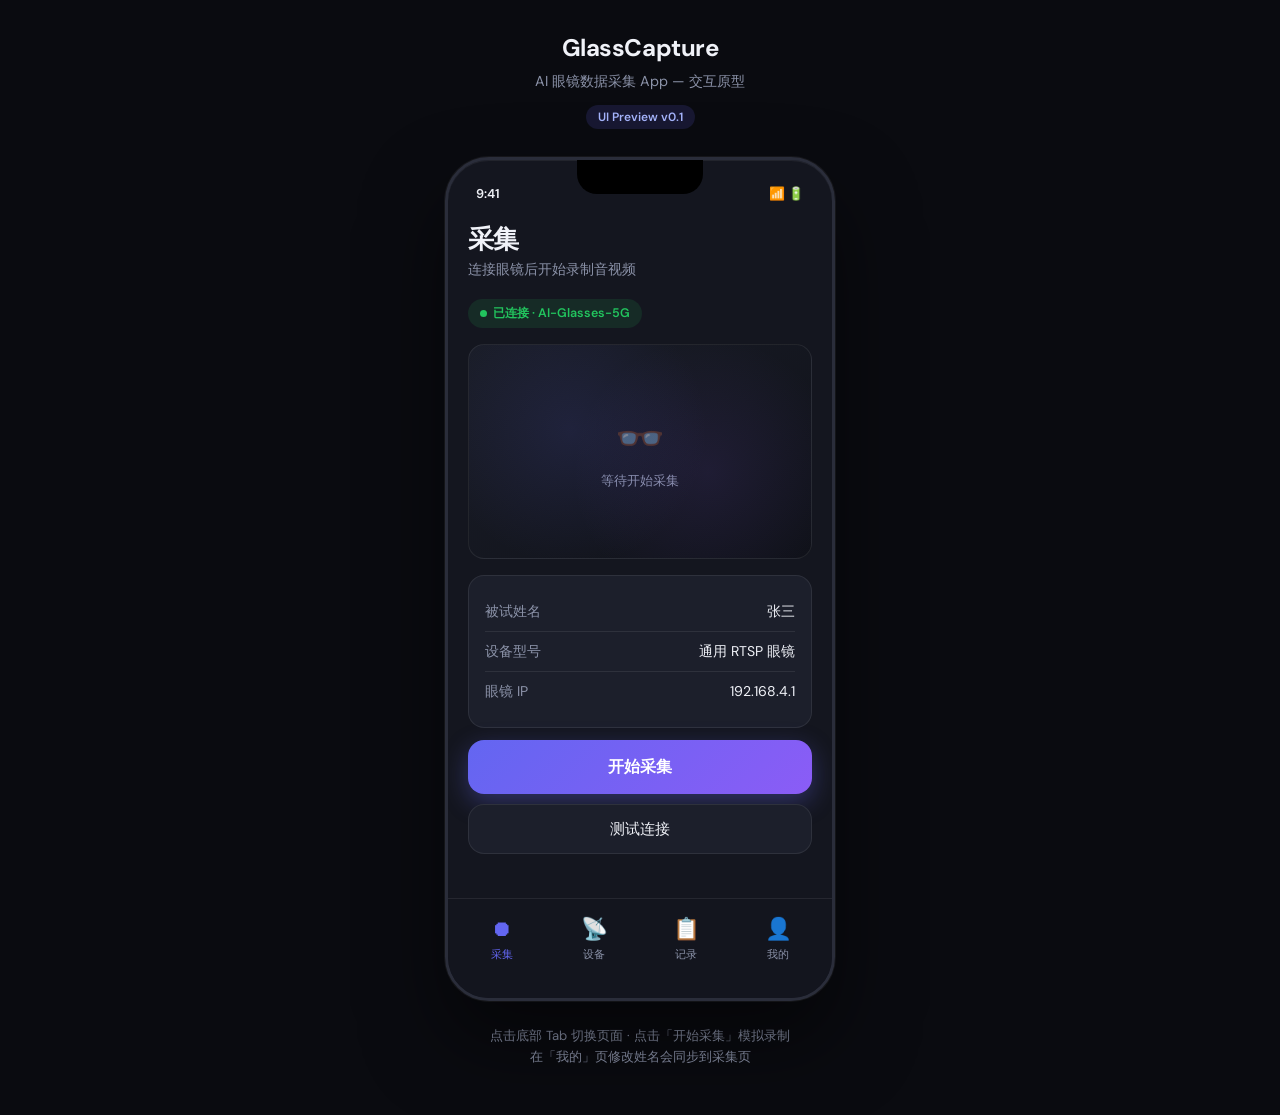
<file: ai_glasses_capture/ui/preview.html>
<!DOCTYPE html>
<html lang="zh-CN">
<head>
  <meta charset="UTF-8" />
  <meta name="viewport" content="width=device-width, initial-scale=1.0" />
  <title>GlassCapture — AI 眼镜数据采集 App 原型</title>
  <link rel="preconnect" href="https://fonts.googleapis.com" />
  <link href="https://fonts.googleapis.com/css2?family=DM+Sans:ital,opsz,wght@0,9..40,400;0,9..40,500;0,9..40,600;0,9..40,700&display=swap" rel="stylesheet" />
  <style>
    :root {
      --bg: #0a0b10;
      --surface: #14161f;
      --surface-2: #1c1f2b;
      --border: rgba(255,255,255,0.08);
      --text: #f0f2f8;
      --text-muted: #8b92a8;
      --accent: #6366f1;
      --accent-2: #8b5cf6;
      --success: #22c55e;
      --warning: #f59e0b;
      --danger: #ef4444;
      --radius: 16px;
      --phone-w: 390px;
      --phone-h: 844px;
    }

    * { box-sizing: border-box; margin: 0; padding: 0; }

    body {
      font-family: 'DM Sans', -apple-system, BlinkMacSystemFont, sans-serif;
      background: var(--bg);
      min-height: 100vh;
      display: flex;
      flex-direction: column;
      align-items: center;
      padding: 32px 16px 48px;
      color: var(--text);
    }

    .page-header {
      text-align: center;
      margin-bottom: 28px;
      max-width: 600px;
    }

    .page-header h1 {
      font-size: 1.5rem;
      font-weight: 700;
      letter-spacing: -0.02em;
      margin-bottom: 8px;
    }

    .page-header p {
      color: var(--text-muted);
      font-size: 0.9rem;
      line-height: 1.5;
    }

    .badge {
      display: inline-block;
      margin-top: 12px;
      padding: 4px 12px;
      border-radius: 999px;
      background: rgba(99,102,241,0.15);
      color: #a5b4fc;
      font-size: 0.75rem;
      font-weight: 600;
    }

    /* Phone frame */
    .phone-wrap {
      position: relative;
    }

    .phone {
      width: var(--phone-w);
      height: var(--phone-h);
      background: var(--surface);
      border-radius: 44px;
      border: 3px solid #2a2d3a;
      box-shadow:
        0 0 0 1px rgba(255,255,255,0.05),
        0 40px 80px rgba(0,0,0,0.5),
        inset 0 1px 0 rgba(255,255,255,0.06);
      overflow: hidden;
      display: flex;
      flex-direction: column;
      position: relative;
    }

    .notch {
      position: absolute;
      top: 0;
      left: 50%;
      transform: translateX(-50%);
      width: 126px;
      height: 34px;
      background: #000;
      border-radius: 0 0 20px 20px;
      z-index: 10;
    }

    .status-bar {
      height: 54px;
      padding: 14px 28px 0;
      display: flex;
      justify-content: space-between;
      align-items: center;
      font-size: 0.8rem;
      font-weight: 600;
      z-index: 5;
    }

    .screen {
      flex: 1;
      overflow-y: auto;
      padding: 8px 20px 0;
      display: none;
      animation: fadeIn 0.25s ease;
    }

    .screen.active { display: block; }

    @keyframes fadeIn {
      from { opacity: 0; transform: translateY(6px); }
      to { opacity: 1; transform: translateY(0); }
    }

    .screen-title {
      font-size: 1.6rem;
      font-weight: 700;
      letter-spacing: -0.03em;
      margin-bottom: 4px;
    }

    .screen-sub {
      color: var(--text-muted);
      font-size: 0.85rem;
      margin-bottom: 20px;
    }

    /* Components */
    .status-pill {
      display: inline-flex;
      align-items: center;
      gap: 6px;
      padding: 6px 12px;
      border-radius: 999px;
      font-size: 0.78rem;
      font-weight: 600;
      margin-bottom: 16px;
    }

    .status-pill.connected {
      background: rgba(34,197,94,0.12);
      color: var(--success);
    }

    .status-pill.disconnected {
      background: rgba(239,68,68,0.12);
      color: var(--danger);
    }

    .dot {
      width: 7px;
      height: 7px;
      border-radius: 50%;
      background: currentColor;
      animation: pulse 2s infinite;
    }

    @keyframes pulse {
      0%, 100% { opacity: 1; }
      50% { opacity: 0.4; }
    }

    .preview-card {
      background: linear-gradient(145deg, #1a1d28 0%, #0f1118 100%);
      border: 1px solid var(--border);
      border-radius: var(--radius);
      aspect-ratio: 16/10;
      display: flex;
      flex-direction: column;
      align-items: center;
      justify-content: center;
      margin-bottom: 16px;
      position: relative;
      overflow: hidden;
    }

    .preview-card::before {
      content: '';
      position: absolute;
      inset: 0;
      background:
        radial-gradient(circle at 30% 40%, rgba(99,102,241,0.12) 0%, transparent 50%),
        radial-gradient(circle at 70% 60%, rgba(139,92,246,0.1) 0%, transparent 50%);
    }

    .preview-icon {
      font-size: 2.5rem;
      opacity: 0.5;
      margin-bottom: 8px;
    }

    .preview-label {
      color: var(--text-muted);
      font-size: 0.82rem;
    }

    .timer {
      position: absolute;
      top: 12px;
      right: 12px;
      background: rgba(0,0,0,0.6);
      backdrop-filter: blur(8px);
      padding: 4px 10px;
      border-radius: 8px;
      font-size: 0.78rem;
      font-weight: 600;
      font-variant-numeric: tabular-nums;
      display: none;
    }

    .timer.recording {
      display: block;
      color: var(--danger);
    }

    .timer.recording::before {
      content: '● ';
    }

    .waveform {
      display: flex;
      align-items: center;
      gap: 3px;
      height: 24px;
      margin-top: 8px;
    }

    .waveform span {
      width: 3px;
      background: var(--accent);
      border-radius: 2px;
      animation: wave 0.8s ease-in-out infinite;
    }

    .waveform span:nth-child(1) { height: 8px; animation-delay: 0s; }
    .waveform span:nth-child(2) { height: 16px; animation-delay: 0.1s; }
    .waveform span:nth-child(3) { height: 22px; animation-delay: 0.2s; }
    .waveform span:nth-child(4) { height: 14px; animation-delay: 0.3s; }
    .waveform span:nth-child(5) { height: 20px; animation-delay: 0.4s; }

    @keyframes wave {
      0%, 100% { transform: scaleY(0.5); }
      50% { transform: scaleY(1); }
    }

    .btn-primary {
      width: 100%;
      padding: 16px;
      border: none;
      border-radius: var(--radius);
      background: linear-gradient(135deg, var(--accent), var(--accent-2));
      color: white;
      font-size: 1rem;
      font-weight: 600;
      font-family: inherit;
      cursor: pointer;
      transition: transform 0.15s, box-shadow 0.15s;
      box-shadow: 0 8px 24px rgba(99,102,241,0.35);
    }

    .btn-primary:active { transform: scale(0.98); }

    .btn-primary.recording {
      background: linear-gradient(135deg, #dc2626, #ef4444);
      box-shadow: 0 8px 24px rgba(239,68,68,0.35);
    }

    .btn-secondary {
      width: 100%;
      padding: 14px;
      border: 1px solid var(--border);
      border-radius: var(--radius);
      background: var(--surface-2);
      color: var(--text);
      font-size: 0.92rem;
      font-weight: 500;
      font-family: inherit;
      cursor: pointer;
      margin-top: 10px;
    }

    .card {
      background: var(--surface-2);
      border: 1px solid var(--border);
      border-radius: var(--radius);
      padding: 16px;
      margin-bottom: 12px;
    }

    .card-title {
      font-size: 0.78rem;
      font-weight: 600;
      color: var(--text-muted);
      text-transform: uppercase;
      letter-spacing: 0.06em;
      margin-bottom: 12px;
    }

    .form-group {
      margin-bottom: 14px;
    }

    .form-group:last-child { margin-bottom: 0; }

    label {
      display: block;
      font-size: 0.82rem;
      font-weight: 500;
      color: var(--text-muted);
      margin-bottom: 6px;
    }

    input, select, textarea {
      width: 100%;
      padding: 12px 14px;
      border: 1px solid var(--border);
      border-radius: 12px;
      background: var(--surface);
      color: var(--text);
      font-size: 0.95rem;
      font-family: inherit;
      outline: none;
      transition: border-color 0.2s;
    }

    input:focus, select:focus, textarea:focus {
      border-color: var(--accent);
    }

    textarea { resize: vertical; min-height: 72px; }

    select {
      appearance: none;
      background-image: url("data:image/svg+xml,%3Csvg xmlns='http://www.w3.org/2000/svg' width='12' height='12' fill='%238b92a8' viewBox='0 0 16 16'%3E%3Cpath d='M8 11L3 6h10l-5 5z'/%3E%3C/svg%3E");
      background-repeat: no-repeat;
      background-position: right 14px center;
      padding-right: 36px;
    }

    .info-row {
      display: flex;
      justify-content: space-between;
      align-items: center;
      padding: 10px 0;
      border-bottom: 1px solid var(--border);
      font-size: 0.88rem;
    }

    .info-row:last-child { border-bottom: none; }

    .info-row span:first-child { color: var(--text-muted); }

    .record-item {
      display: flex;
      gap: 12px;
      padding: 12px;
      background: var(--surface-2);
      border: 1px solid var(--border);
      border-radius: var(--radius);
      margin-bottom: 10px;
      cursor: pointer;
      transition: background 0.15s;
    }

    .record-item:hover { background: #222633; }

    .record-thumb {
      width: 64px;
      height: 64px;
      border-radius: 12px;
      background: linear-gradient(135deg, #312e81, #1e1b4b);
      flex-shrink: 0;
      display: flex;
      align-items: center;
      justify-content: center;
      font-size: 1.4rem;
    }

    .record-info { flex: 1; min-width: 0; }

    .record-name {
      font-weight: 600;
      font-size: 0.95rem;
      margin-bottom: 4px;
    }

    .record-meta {
      font-size: 0.78rem;
      color: var(--text-muted);
    }

    .record-duration {
      font-size: 0.82rem;
      font-weight: 600;
      color: var(--accent);
      align-self: center;
    }

    .profile-avatar {
      width: 72px;
      height: 72px;
      border-radius: 50%;
      background: linear-gradient(135deg, var(--accent), var(--accent-2));
      display: flex;
      align-items: center;
      justify-content: center;
      font-size: 1.8rem;
      margin: 0 auto 12px;
    }

    .profile-name {
      text-align: center;
      font-size: 1.2rem;
      font-weight: 700;
      margin-bottom: 20px;
    }

    .setting-row {
      display: flex;
      align-items: center;
      justify-content: space-between;
      padding: 14px 0;
      border-bottom: 1px solid var(--border);
      font-size: 0.92rem;
    }

    .toggle {
      width: 48px;
      height: 28px;
      background: var(--accent);
      border-radius: 999px;
      position: relative;
      cursor: pointer;
    }

    .toggle::after {
      content: '';
      position: absolute;
      width: 22px;
      height: 22px;
      background: white;
      border-radius: 50%;
      top: 3px;
      right: 3px;
      transition: transform 0.2s;
    }

    /* Bottom tab bar */
    .tab-bar {
      display: flex;
      background: rgba(20,22,31,0.95);
      backdrop-filter: blur(20px);
      border-top: 1px solid var(--border);
      padding: 8px 8px 28px;
      flex-shrink: 0;
    }

    .tab {
      flex: 1;
      display: flex;
      flex-direction: column;
      align-items: center;
      gap: 4px;
      padding: 8px 4px;
      border: none;
      background: none;
      color: var(--text-muted);
      font-size: 0.68rem;
      font-weight: 500;
      font-family: inherit;
      cursor: pointer;
      transition: color 0.2s;
    }

    .tab.active { color: var(--accent); }

    .tab-icon { font-size: 1.35rem; }

    /* Desktop hint */
    .hint {
      margin-top: 24px;
      max-width: 420px;
      text-align: center;
      color: var(--text-muted);
      font-size: 0.82rem;
      line-height: 1.6;
    }

    .hint kbd {
      background: var(--surface-2);
      border: 1px solid var(--border);
      border-radius: 6px;
      padding: 2px 8px;
      font-size: 0.75rem;
    }
  </style>
</head>
<body>

  <div class="page-header">
    <h1>GlassCapture</h1>
    <p>AI 眼镜数据采集 App — 交互原型</p>
    <span class="badge">UI Preview v0.1</span>
  </div>

  <div class="phone-wrap">
    <div class="phone">
      <div class="notch"></div>
      <div class="status-bar">
        <span>9:41</span>
        <span>📶 🔋</span>
      </div>

      <!-- 采集页 -->
      <div class="screen active" id="screen-capture">
        <div class="screen-title">采集</div>
        <div class="screen-sub">连接眼镜后开始录制音视频</div>

        <div class="status-pill connected" id="conn-pill">
          <span class="dot"></span>
          已连接 · AI-Glasses-5G
        </div>

        <div class="preview-card" id="preview">
          <div class="timer" id="timer">00:00</div>
          <div class="preview-icon">👓</div>
          <div class="preview-label" id="preview-text">等待开始采集</div>
          <div class="waveform" id="waveform" style="display:none">
            <span></span><span></span><span></span><span></span><span></span>
          </div>
        </div>

        <div class="card">
          <div class="info-row">
            <span>被试姓名</span>
            <span id="display-name">张三</span>
          </div>
          <div class="info-row">
            <span>设备型号</span>
            <span>通用 RTSP 眼镜</span>
          </div>
          <div class="info-row">
            <span>眼镜 IP</span>
            <span>192.168.4.1</span>
          </div>
        </div>

        <button class="btn-primary" id="btn-capture">开始采集</button>
        <button class="btn-secondary">测试连接</button>
      </div>

      <!-- 设备页 -->
      <div class="screen" id="screen-device">
        <div class="screen-title">设备</div>
        <div class="screen-sub">选择眼镜型号并配置网络</div>

        <div class="card">
          <div class="card-title">设备选择</div>
          <div class="form-group">
            <label>眼镜型号</label>
            <select>
              <option>通用 RTSP 协议</option>
              <option>品牌 A — WiFi 直连</option>
              <option>品牌 B — 自定义 TCP</option>
              <option>＋ 添加自定义设备</option>
            </select>
          </div>
        </div>

        <div class="card">
          <div class="card-title">网络配置</div>
          <div class="form-group">
            <label>当前 WiFi</label>
            <input type="text" value="AI-Glasses-5G" readonly />
          </div>
          <div class="form-group">
            <label>眼镜 IP 地址</label>
            <input type="text" placeholder="192.168.4.1" value="192.168.4.1" />
          </div>
          <div class="form-group">
            <label>流地址 / 端口</label>
            <input type="text" placeholder="rtsp://192.168.4.1/live" value="rtsp://192.168.4.1/live" />
          </div>
        </div>

        <button class="btn-primary">连接设备</button>
        <button class="btn-secondary">打开 WiFi 设置</button>
      </div>

      <!-- 记录页 -->
      <div class="screen" id="screen-records">
        <div class="screen-title">记录</div>
        <div class="screen-sub">本地已保存的采集文件</div>

        <div class="form-group" style="margin-bottom:16px">
          <input type="search" placeholder="🔍  搜索姓名或日期..." />
        </div>

        <div class="record-item">
          <div class="record-thumb">🎬</div>
          <div class="record-info">
            <div class="record-name">张三</div>
            <div class="record-meta">2026-06-30 14:30 · 通用 RTSP</div>
          </div>
          <div class="record-duration">02:15</div>
        </div>

        <div class="record-item">
          <div class="record-thumb">🎬</div>
          <div class="record-info">
            <div class="record-name">李四</div>
            <div class="record-meta">2026-06-29 09:12 · 品牌 A</div>
          </div>
          <div class="record-duration">01:48</div>
        </div>

        <div class="record-item">
          <div class="record-thumb">🎬</div>
          <div class="record-info">
            <div class="record-name">王五</div>
            <div class="record-meta">2026-06-28 16:45 · 通用 RTSP</div>
          </div>
          <div class="record-duration">05:32</div>
        </div>
      </div>

      <!-- 我的页 -->
      <div class="screen" id="screen-profile">
        <div class="profile-avatar">👤</div>
        <div class="profile-name">个人信息</div>

        <div class="card">
          <div class="form-group">
            <label>姓名 *</label>
            <input type="text" id="input-name" placeholder="请输入姓名" value="张三" />
          </div>
          <div class="form-group">
            <label>编号</label>
            <input type="text" placeholder="实验编号 / 工号" value="EXP-001" />
          </div>
          <div class="form-group">
            <label>备注</label>
            <textarea placeholder="场景说明、佩戴位置等">室内测试，右眼镜片</textarea>
          </div>
        </div>

        <div class="card">
          <div class="setting-row">
            <span>深色模式</span>
            <div class="toggle"></div>
          </div>
          <div class="setting-row">
            <span>存储占用</span>
            <span style="color:var(--text-muted)">1.2 GB</span>
          </div>
          <div class="setting-row">
            <span>版本</span>
            <span style="color:var(--text-muted)">v0.1.0</span>
          </div>
        </div>

        <button class="btn-secondary" style="margin-top:12px">隐私政策</button>
      </div>

      <!-- Tab bar -->
      <nav class="tab-bar">
        <button class="tab active" data-screen="capture">
          <span class="tab-icon">⏺</span>
          采集
        </button>
        <button class="tab" data-screen="device">
          <span class="tab-icon">📡</span>
          设备
        </button>
        <button class="tab" data-screen="records">
          <span class="tab-icon">📋</span>
          记录
        </button>
        <button class="tab" data-screen="profile">
          <span class="tab-icon">👤</span>
          我的
        </button>
      </nav>
    </div>
  </div>

  <p class="hint">
    点击底部 Tab 切换页面 · 点击「开始采集」模拟录制<br />
    在「我的」页修改姓名会同步到采集页
  </p>

  <script>
    // Tab 切换
    document.querySelectorAll('.tab').forEach(tab => {
      tab.addEventListener('click', () => {
        const id = tab.dataset.screen;
        document.querySelectorAll('.tab').forEach(t => t.classList.remove('active'));
        document.querySelectorAll('.screen').forEach(s => s.classList.remove('active'));
        tab.classList.add('active');
        document.getElementById('screen-' + id).classList.add('active');
      });
    });

    // 姓名同步
    const nameInput = document.getElementById('input-name');
    const displayName = document.getElementById('display-name');
    nameInput.addEventListener('input', () => {
      displayName.textContent = nameInput.value || '未填写';
    });

    // 模拟采集
    const btnCapture = document.getElementById('btn-capture');
    const timer = document.getElementById('timer');
    const previewText = document.getElementById('preview-text');
    const waveform = document.getElementById('waveform');
    let recording = false;
    let seconds = 0;
    let interval = null;

    btnCapture.addEventListener('click', () => {
      recording = !recording;
      if (recording) {
        btnCapture.textContent = '停止采集';
        btnCapture.classList.add('recording');
        timer.classList.add('recording');
        previewText.textContent = '正在采集音视频...';
        waveform.style.display = 'flex';
        seconds = 0;
        interval = setInterval(() => {
          seconds++;
          const m = String(Math.floor(seconds / 60)).padStart(2, '0');
          const s = String(seconds % 60).padStart(2, '0');
          timer.textContent = m + ':' + s;
        }, 1000);
      } else {
        btnCapture.textContent = '开始采集';
        btnCapture.classList.remove('recording');
        timer.classList.remove('recording');
        previewText.textContent = '采集已保存 ✓';
        waveform.style.display = 'none';
        clearInterval(interval);
      }
    });
  </script>
</body>
</html>
</file>
